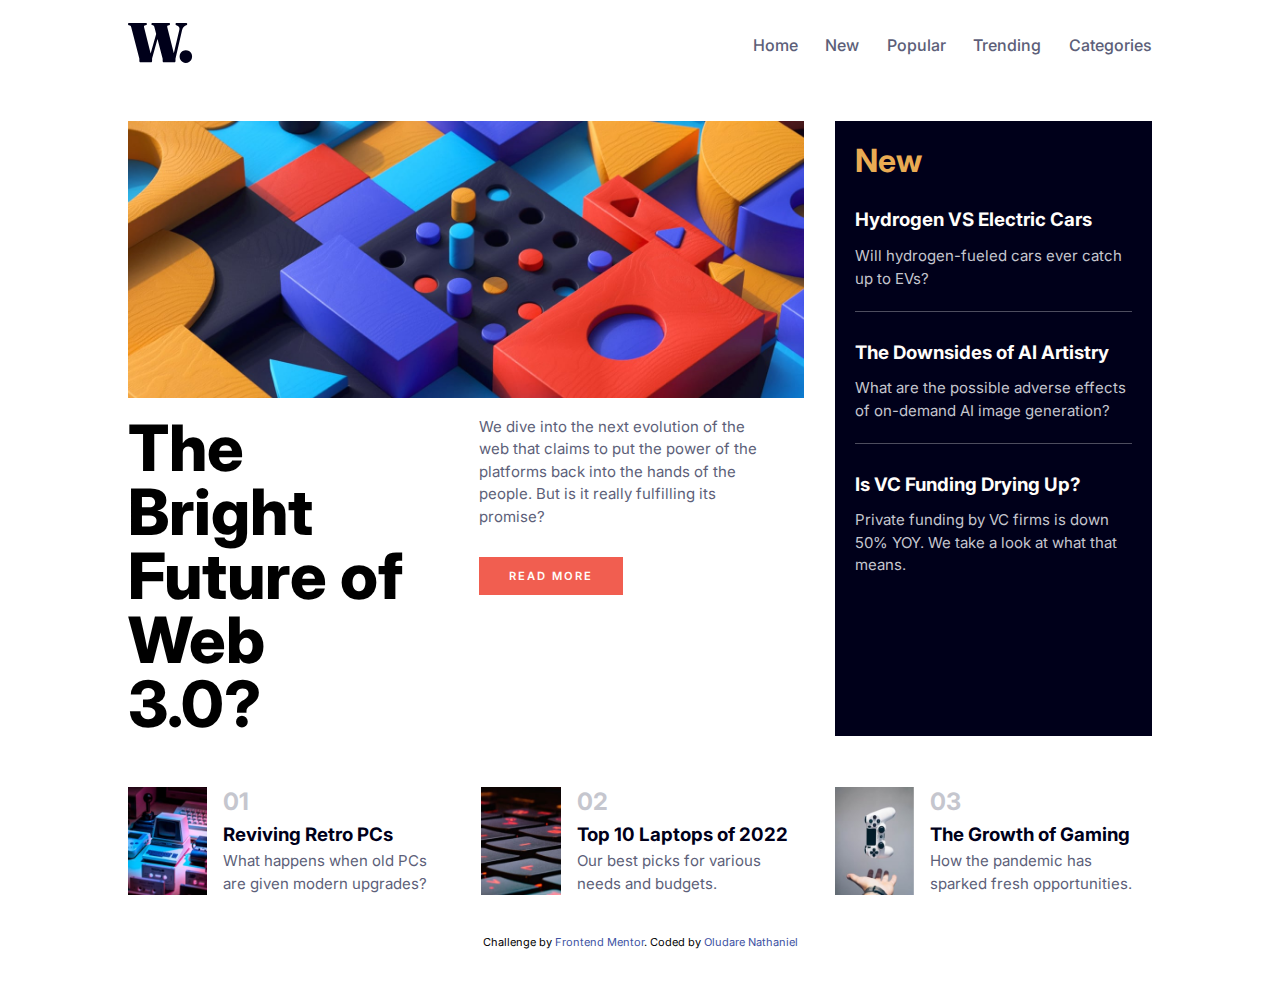
<file: index.html>
<!DOCTYPE html>
<html lang="en">

<head>
  <meta charset="UTF-8">
  <meta name="viewport" content="width=device-width, initial-scale=1.0">
  <!-- displays site properly based on user's device -->
  
  <link rel="icon" type="image/png" sizes="32x32" href="./assets/images/favicon-32x32.png">
  <link rel="stylesheet" href="style.css">

  <title>Frontend Mentor | News homepage</title>

  <!-- Feel free to remove these styles or customise in your own stylesheet 👍 -->
  <style>
    .attribution {
      font-size: 11px;
      text-align: center;
    }

    .attribution a {
      color: hsl(228, 45%, 44%);
    }
  </style>
</head>

<body>
  <div id="container1">
    <!-- ---------nav---------------------- -->
  <nav>
    <a href="" class="nav-link"><img src="./assets/images/logo.svg" alt=""></a>
    <ul>
      <li><a href="" class="nav-link">Home</a></li>
      <li><a href="" class="nav-link">New</a></li>
      <li><a href="" class="nav-link">Popular</a></li>
      <li><a href="" class="nav-link">Trending</a></li>
      <li><a href="" class="nav-link">Categories</a></li>
    </ul>
    <div class="mobile-menu"><a onclick="openmenu()"><svg width="40" height="17"
          xmlns="http://www.w3.org/2000/svg">
          <g fill="#00001A" fill-rule="evenodd">
            <path d="M0 0h40v3H0zM0 7h40v3H0zM0 14h40v3H0z" />
            <path d="M0 0h40v3H0z" />
          </g>
        </svg></a>
    </div>
  </nav>
  <!-----------------------main---------------------------->
  <main>
    <section class="hero-section">
      <div class="hero-image-container">
        <img src="./assets/images/image-web-3-desktop.jpg" alt="">
        <img src="./assets/images/image-web-3-mobile.jpg" alt="">
      </div>

      <div class="hero-content">
        <div class="bright">
          <h1>
            The Bright
            Future of
            Web 3.0?
          </h1>
        </div>

        <div class="readmore">
          <p>We dive into the next evolution of the web that claims to put the power of the platforms back into the
            hands of the people.
            But is it really fulfilling its promise?</p><br>
          <a href="">READ MORE</a>
        </div>
      </div>
    </section>

    <section class="new">
      <h1>New</h1>
      <br>
      <div>
        <a href="">
          <h3>Hydrogen VS Electric Cars</h3>
        </a>
        <p>Will hydrogen-fueled cars ever catch up to EVs?</p>
        <br>
        <hr>
        <br>
        <a href="">
          <h3>The Downsides of AI Artistry</h3>
        </a>
        <p>What are the possible adverse effects of on-demand AI image generation?</p>
        <br>
        <hr>
        <br>
        <a href="">
          <h3>Is VC Funding Drying Up?</h3>
        </a>
        <p>Private funding by VC firms is down 50% YOY. We take a look at what that means.</p>
      </div>
    </section>
  </main>
  <!-- ----------------------footer------------------------ -->
  <footer>
    <div class="item">
      <div class="footer-image"><img src="./assets/images/image-retro-pcs.jpg" alt=""></div>
      <div class="footer-content">
        <h2>01</h2>
        <h3><a href="">Reviving Retro PCs</a></h3>
        <p>What happens when old PCs are given modern upgrades?</p>
      </div>
    </div>

    <div class="item">
      <div class="footer-image"><img src="./assets/images/image-top-laptops.jpg" alt=""></div>
      <div class="footer-content">
        <h2>02</h2>
        <h3><a href="">Top 10 Laptops of 2022</a></h3>
        <p>Our best picks for various needs and budgets.</p>
      </div>
    </div>

    <div class="item">
      <div class="footer-image"><img src="./assets/images/image-gaming-growth.jpg" alt=""></div>
      <div class="footer-content">
        <h2>03</h2>
        <h3><a href="">The Growth of Gaming</a></h3>
        <p>How the pandemic has sparked fresh opportunities.</p>
      </div>
    </div>
  </footer>
  </div>

  <!-- -------------------menu----------------------------- -->
  <menu  id="menu-mobile">
    <div id="close-menu">
      <a onclick="closemenu()">
        <svg width="32" height="31" xmlns="http://www.w3.org/2000/svg">
          <g fill="#00001A" fill-rule="evenodd">
            <path d="m2.919.297 28.284 28.284-2.122 2.122L.797 2.419z" />
            <path d="M.797 28.581 29.081.297l2.122 2.122L2.919 30.703z" />
          </g>
        </svg>
      </a>
    </div>

    <div class="close-nav">
      <ul>
        <li><a href="" class="nav-link">Home</a></li>
        <li><a href="" class="nav-link">New</a></li>
        <li><a href="" class="nav-link">Popular</a></li>
        <li><a href="" class="nav-link">Trending</a></li>
        <li><a href="" class="nav-link">Categories</a></li>
      </ul>
    </div>
  </menu>
  <div id="container2">
    <br><br>
  <div class="attribution">
    Challenge by <a href="https://www.frontendmentor.io?ref=challenge" target="_blank">Frontend Mentor</a>.
    Coded by <a href="#">Oludare Nathaniel</a>
  </div>
  <br><br>
  </div>

  <script>
    function openmenu() {
      document.getElementById("menu-mobile").style.display="block";
      document.getElementById("container1").style.opacity=0.3;
      document.getElementById("container2").style.opacity=0.3;
    }

    function closemenu(){
      document.getElementById("menu-mobile").style.display="none";
      document.getElementById("container1").style.opacity=1;
      document.getElementById("container2").style.opacity=1;
    }
    console.log('ffhfjfjfjfjfjfjf')

  </script>
</body>

</html>
</file>
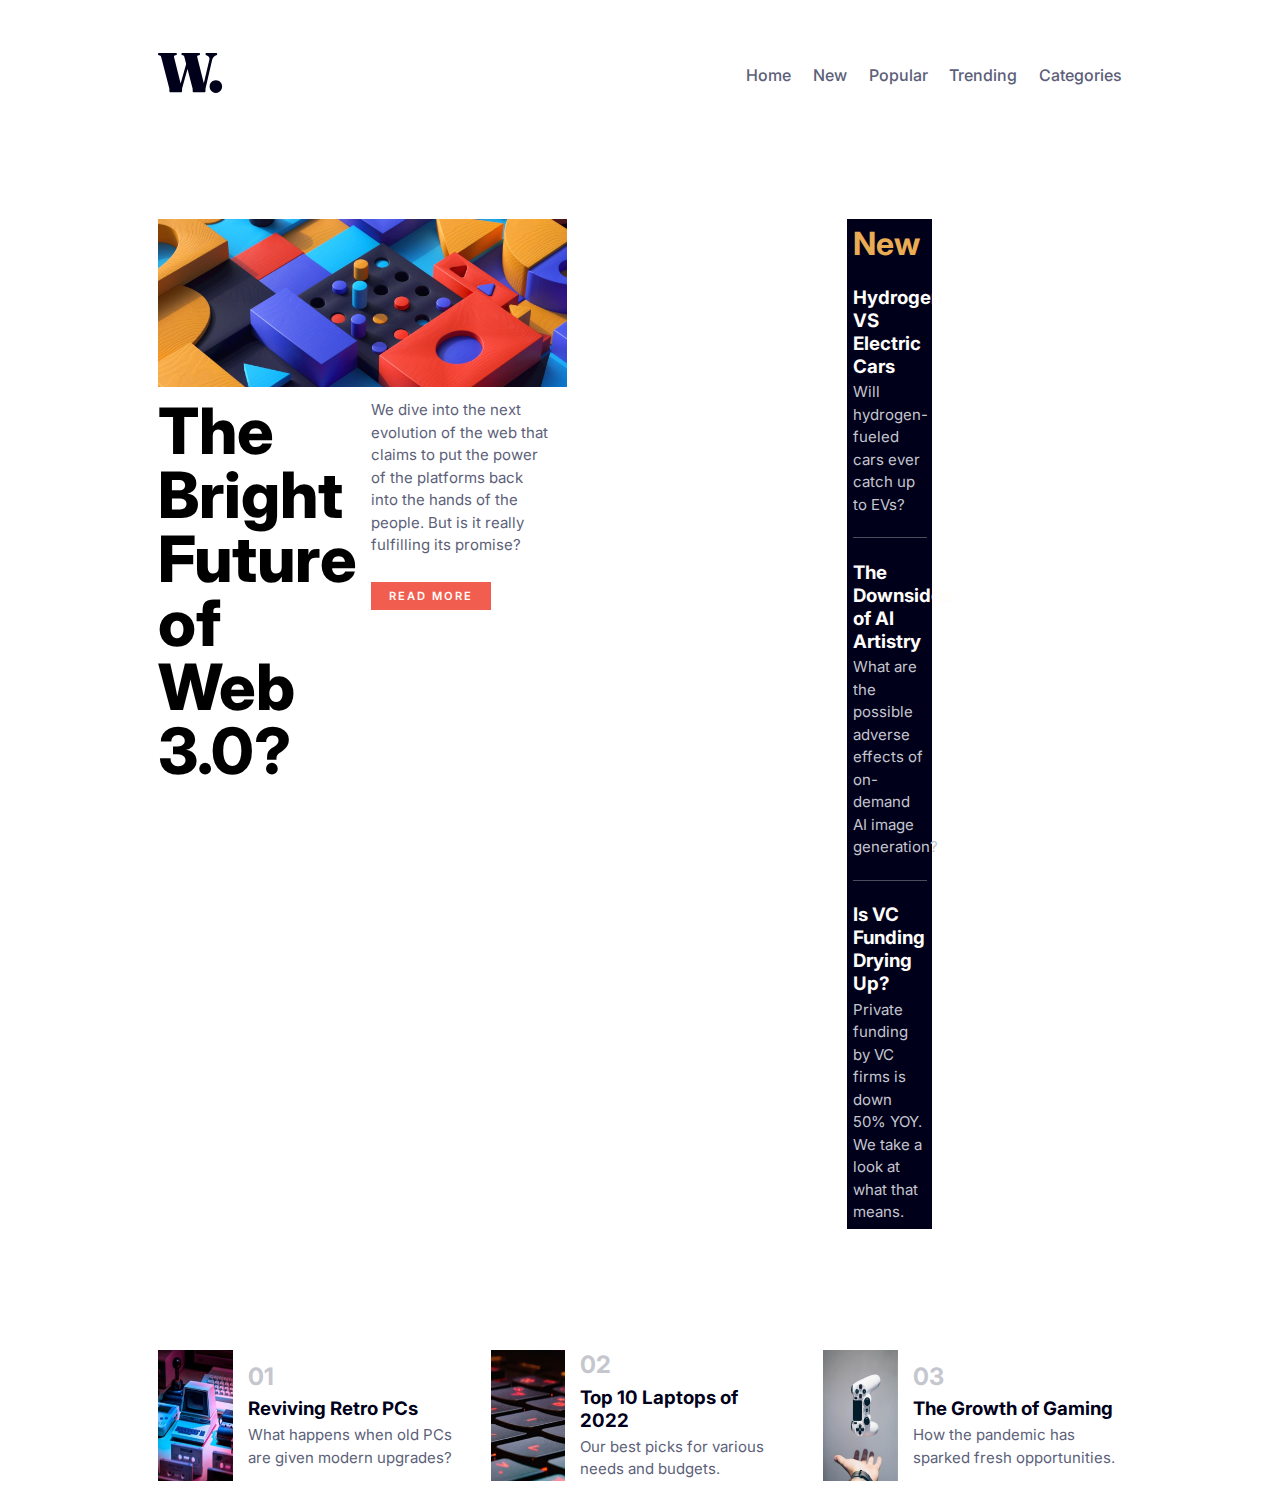
<file: gridsettings.html>
<!DOCTYPE html>
<html lang="en">

<head>
    <meta charset="UTF-8">
    <meta http-equiv="X-UA-Compatible" content="IE=edge">
    <meta name="viewport" content="width=device-width, initial-scale=1.0">
    <title>Document</title>
    <link rel="icon" type="image/png" sizes="32x32" href="./assets/images/favicon-32x32.png">

    <style>
        * {
            padding: 0;
            margin: 0;
        }

        body {
            margin: 0 10%;
        }

        .gridcontainer {
            display: grid;
            grid-template-columns: repeat(3, 1fr);
            grid-auto-rows: minmax(50px, auto);
            /* background-color: tan; */
            /* height: 100vh; */
            grid-gap: 10px;
            grid-template-areas:
                "header header header"
                "main main aside"
                "main main aside"
                "main main aside"
                "footer footer footer";
        }

        .gridcontainer>* {
            /* background-color: blue; */
            padding: 30px;
        }

        header {
            grid-area: header;
        }

        main {
            grid-area: main;
        }

        aside {
            grid-area: aside;
        }

        footer {
            grid-area: footer;
        }

        .attribution {
            font-size: 11px;
            text-align: center;
        }

        .attribution a {
            color: hsl(228, 45%, 44%);
        }
    </style>
    <link rel="stylesheet" href="style.css">
</head>

<body>
    <div class="gridcontainer">
        <header>
            <nav>
                <a href="" class="nav-link"><img src="./assets/images/logo.svg" alt=""></a>
                <ul>
                    <li><a href="" class="nav-link">Home</a></li>
                    <li><a href="" class="nav-link">New</a></li>
                    <li><a href="" class="nav-link">Popular</a></li>
                    <li><a href="" class="nav-link">Trending</a></li>
                    <li><a href="" class="nav-link">Categories</a></li>
                </ul>
                <div class="mobile-menu"><a onclick="openmenu()"><svg width="40" height="17"
                            xmlns="http://www.w3.org/2000/svg">
                            <g fill="#00001A" fill-rule="evenodd">
                                <path d="M0 0h40v3H0zM0 7h40v3H0zM0 14h40v3H0z" />
                                <path d="M0 0h40v3H0z" />
                            </g>
                        </svg></a>
                </div>
            </nav>
        </header>
        <main>
            <section class="hero-section">
                <div class="hero-image-container">
                    <img src="./assets/images/image-web-3-desktop.jpg" alt="">
                    <img src="./assets/images/image-web-3-mobile.jpg" alt="">
                </div>

                <div class="hero-content">
                    <div class="bright">
                        <h1>
                            The Bright
                            Future of
                            Web 3.0?
                        </h1>
                    </div>

                    <div class="readmore">
                        <p>We dive into the next evolution of the web that claims to put the power of the platforms back
                            into the
                            hands of the people.
                            But is it really fulfilling its promise?</p><br>
                        <a href="">READ MORE</a>
                    </div>
                </div>
            </section>
        </main>
        <aside>
            <section class="new">
                <h1>New</h1>
                <br>
                <div>
                    <a href="">
                        <h3>Hydrogen VS Electric Cars</h3>
                    </a>
                    <p>Will hydrogen-fueled cars ever catch up to EVs?</p>
                    <br>
                    <hr>
                    <br>
                    <a href="">
                        <h3>The Downsides of AI Artistry</h3>
                    </a>
                    <p>What are the possible adverse effects of on-demand AI image generation?</p>
                    <br>
                    <hr>
                    <br>
                    <a href="">
                        <h3>Is VC Funding Drying Up?</h3>
                    </a>
                    <p>Private funding by VC firms is down 50% YOY. We take a look at what that means.</p>
                </div>
            </section>
        </aside>
        <footer>
            <div class="item">
                <div class="footer-image"><img src="./assets/images/image-retro-pcs.jpg" alt=""></div>
                <div class="footer-content">
                    <h2>01</h2>
                    <h3><a href="">Reviving Retro PCs</a></h3>
                    <p>What happens when old PCs are given modern upgrades?</p>
                </div>
            </div>

            <div class="item">
                <div class="footer-image"><img src="./assets/images/image-top-laptops.jpg" alt=""></div>
                <div class="footer-content">
                    <h2>02</h2>
                    <h3><a href="">Top 10 Laptops of 2022</a></h3>
                    <p>Our best picks for various needs and budgets.</p>
                </div>
            </div>

            <div class="item">
                <div class="footer-image"><img src="./assets/images/image-gaming-growth.jpg" alt=""></div>
                <div class="footer-content">
                    <h2>03</h2>
                    <h3><a href="">The Growth of Gaming</a></h3>
                    <p>How the pandemic has sparked fresh opportunities.</p>
                </div>
            </div>
        </footer>


    </div>
</body>

</html>
</file>
<file: style.css>
@import url('https://fonts.googleapis.com/css2?family=Inter:wght@400;700;800&display=swap');

* {
    margin: 0;
    padding: 0;
    box-sizing: border-box;
    text-decoration: none;
    list-style: none;
    font-family: "inter", sans-serif;
    /* overflow: hidden; */
}

body {
    margin: 0 10%;
    /* height:100vh; */
    max-width: 1440px;
    min-width: 337.5px;
}

:root {
    --soft-orange: hsl(35, 77%, 62%);
    --soft-red: hsl(5, 85%, 63%);
    --off-white: hsl(36, 100%, 99%);
    --grayish-blue: hsl(233, 8%, 79%);
    --dark-grayish-blue: hsl(236, 13%, 42%);
    --very-dark-blue: hsl(240, 100%, 5%);
}

p {
    font-size: 15px;
    color: var(--dark-grayish-blue);
    line-height: 150%;
}

/* -------------------------- */
/* ----------nav bar-------------- */
nav {
    width: 100%;
    height: 10vh;
    display: flex;
    justify-content: space-between;
    align-items: center;
    margin: 0 0 3% 0;
}

.nav-link {
    color: var(--dark-grayish-blue);
}

.nav-link:hover {
    color: var(--soft-red);
}

nav ul {
    display: flex;
    justify-content: space-between;
    width: 39%;
}

.mobile-menu {
    display: none;
}

/* ------------------------------------------- */

/* -------------Section hero-------- */
main {
    display: flex;
    justify-content: space-between;

}

.hero-section {
    width: 66%;
}

.hero-image-container {
    width: 100%;
}

.hero-image-container img {
    width: 100%;
}

.hero-image-container :nth-child(2) {
    display: none;
}

.hero-content {
    display: flex;
    width: 100%;
    justify-content: space-between;
    padding-top: 2%;
}

.readmore {
    width: 50%;
    padding: 0 4% 0 2%;
    /* padding: 0 4%; */
}

.readmore a {
    background-color: var(--soft-red);
    padding: 4% 10%;
    color: var(--off-white);
    font-size: 70%;
    font-weight: 600;
    letter-spacing: 2px;
    margin-top: 3%;
    display: inline-block;
}

.readmore a:hover {
    background-color: var(--very-dark-blue);
    color: var(--off-white);
}

.bright {
    width: 46%;
    padding: 0 5% 0 0;
    font-size: 200%;
    /* line-height: 150%; */
}

.bright h1 {
    font-weight: 800;
    line-height: 100%;
}

.new {
    background-color: var(--very-dark-blue);
    width: 31%;
    padding: 2%;
}

.new h1 {
    color: var(--soft-orange);
    font-weight: 700;
    font-size: 200%;
}

.new h3 {
    color: var(--off-white);
    margin-bottom: 5%;
    margin-top: 3%;
}

.new h3:hover {
    color: var(--soft-orange);
}

.new p{
    color: var(--grayish-blue);
    /* color: red; */
}

hr {

    border: 0;
    height: 0;
    border-top: 1px solid rgba(0, 0, 0, 0.1);
    border-bottom: 1px solid rgba(255, 255, 255, 0.3);
}


/* --------footer--------- */
footer {
    display: flex;
    justify-content: space-between;
    /* height: 14vh; */
    margin-top: 5%;
    /* background-color: aquamarine; */
}

.item {
    width: 31%;
    display: flex;
    justify-content: space-between;
    align-items: center;
}

footer img {
    display: block;
    width: 100%;
    height: 100%;
    /* object-fit: contain; */
}

.footer-content {
    width: 70%;
}

.footer-image {
    width: 25%;
    height: 100%;
}

h2 {
    color: var(--grayish-blue);
    padding-bottom: 3%;
}

footer h3 a {
    display: block;
    color: var(--very-dark-blue);
    padding-bottom: 2%;
}

footer h3 a:hover {
    color: var(--soft-red);
}

/* ---------------menu------------------- */
menu{
    padding: 3%;
    padding-top: 5%;
    height: 100vh;
    /* background-color: aqua; */
    background-color: white;
    width: 70%;
    position: fixed;
    top:0;
    right: 0;
    z-index: 999;
    display:none;
}

#close-menu{
    display: flex;
    justify-content: end;
}

.close-nav ul{
    margin-top: 40%;
    padding-left: 5%;
    display: flex;
    flex-direction: column;
    justify-content: space-between;
}

.close-nav ul li{
    margin-bottom: 15%;
}

.nav-link{
    font-weight: 510;
}


@media (max-width:768px) {
    body {
        margin: 0 3%;
    }

    .mobile-menu {
        display: block;
    }

    nav ul {
        display: none;
    }

    main,
    .hero-section,
    .hero-content {
        flex-direction: column;
        width: 100%;
    }

    .bright,
    .readmore {
        width: 100%;
        margin-top: 5%;
    }

    .new {
        width: 100%;
        margin: 20% 0;
        padding: 5%;
    }

    .hero-image-container :nth-child(2) {
        display: block;
    }

    .hero-image-container :nth-child(1) {
        display: none;
    }

    p {
        line-height: 200%;
    }

    footer {
        margin-top: -5%;
        flex-direction: column;
        height: auto;
    }

    .item {
        width: 100%;
        margin-bottom: 5%;
    }

    menu{
        display: none;
    }


}
</file>
